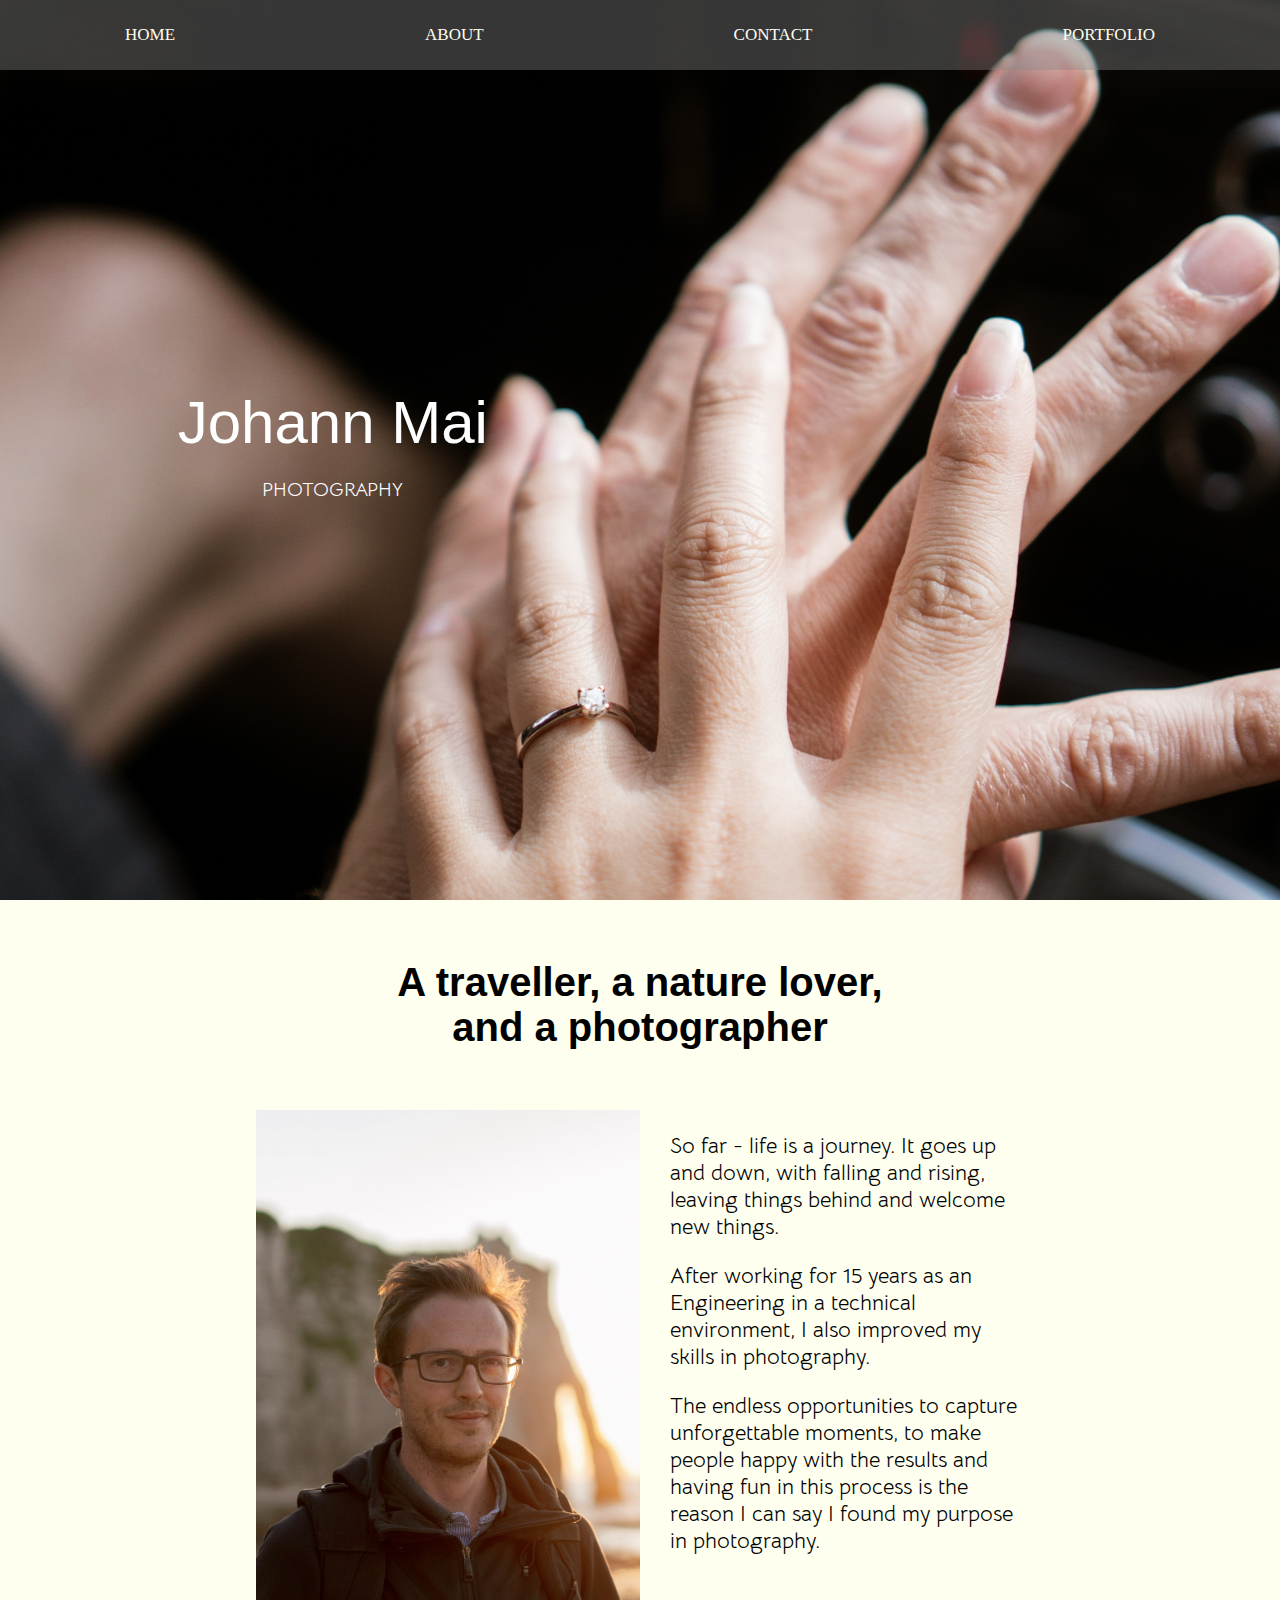
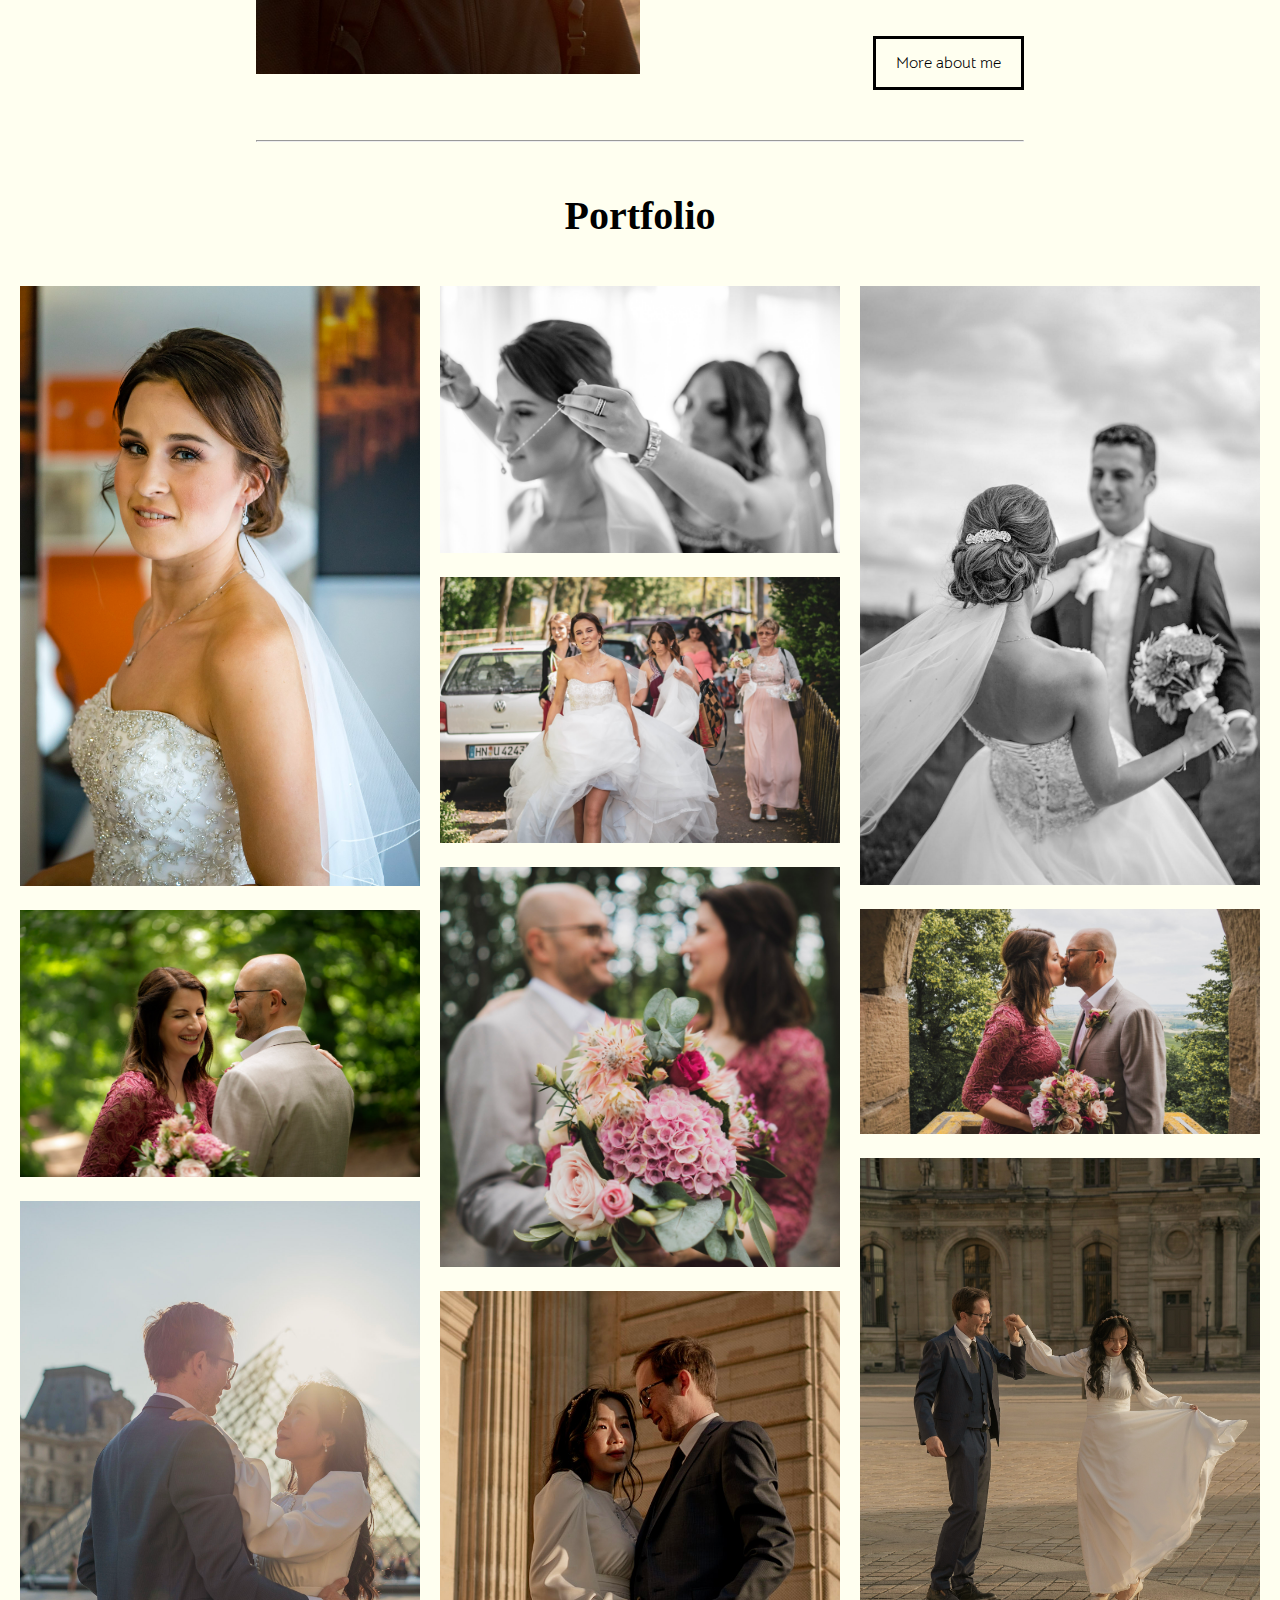
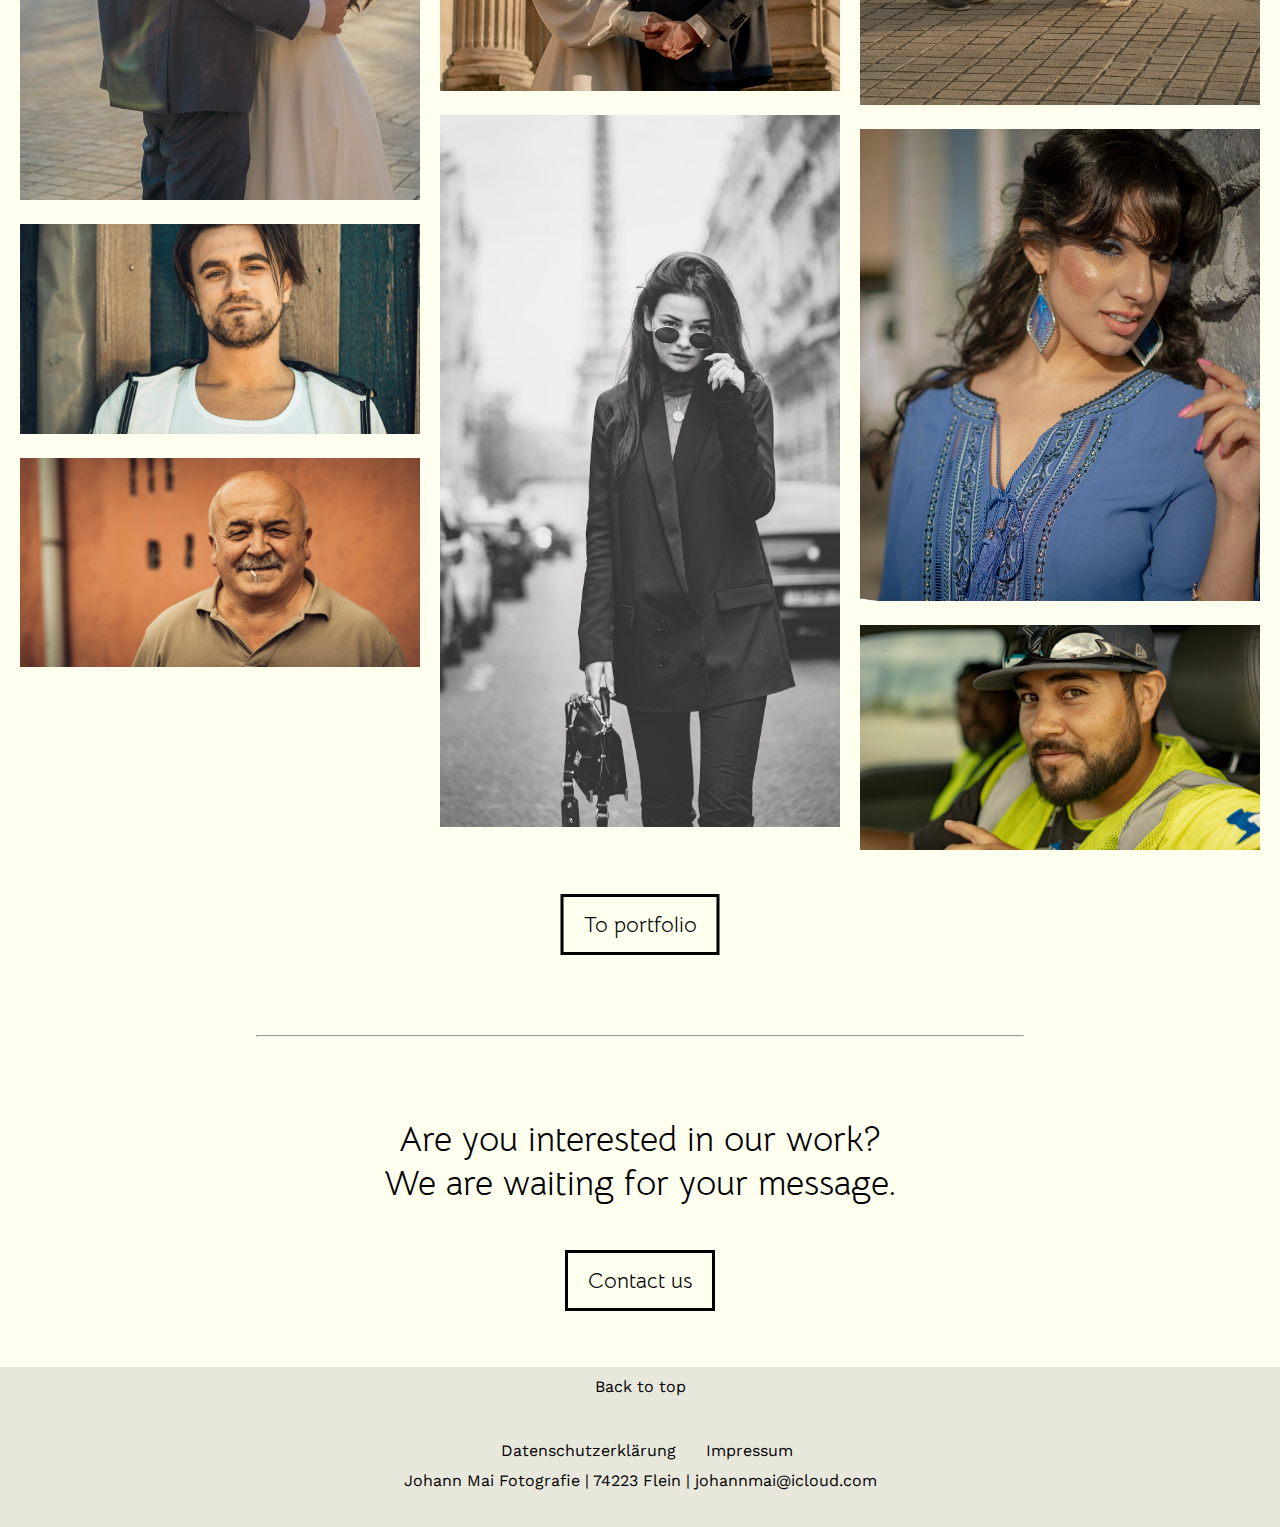
<file: index.html>
<!DOCTYPE html>
<html lang="en,de" ;>
  <head>
    <meta charset="UTF-8" />
    <meta name="viewport" content="width=device-width,initial-scale=1" />
    <meta property="og:locale" content="de_DE" />
    <meta property="og:type" content="website" />
    <meta property="og:title" content="Home - Johann Mai Fotografie" />
    <meta property="og:url" content="https://johannmai.de/" />
    <meta property="og:site_name" content="Johann Mai Fotografie" />
    <title>HOME | Johann Mai Fotografie</title>
    <link rel="stylesheet" href="style.css" />
    <link
      href="https://fonts.googleapis.com/css?family=Bellota Text|Work Sans|Urbanist|Alex Brush"
      rel="stylesheet"
    />
    <script src="myscripts.js"></script>
    <script src="./header_footer.js"></script>

    <style>
      .bigname-container {
        background-image: url("images/ring.jpg");
        min-height: 380px;
        height: 100vh;
        background-position: center;
        background-repeat: no-repeat;
        background-size: cover;
        position: relative;
        overflow: hidden;
      }
      .bigname {
        color: white;
        position: absolute;
        text-align: center;
        margin: none;
        top: 50%;
        left: 26%;
        transform: translate(-50%, -50%);
      }
      .about-column-left {
        float: left;
        align-items: center;
        width: 50vw;
        padding-left: 20vw;
      }
      .about-column-right {
        float: left;
        text-align: left;
        padding-right: 20vw;
        width: 50vw;
      }
      .column {
        padding: 10px 10px 0px 10px;
      }
      @media screen and (max-width: 600px) {
        .about-column-left,
        .about-column-right {
          width: 100%;
        }
      }
      .image {
        margin-bottom: 20px;
      }
      #portfolio-btn {
        position: relative;
        background-color: inherit;
        border: solid black;
        margin-top: 10px;
        padding: 14px 20px;
        font-size: 22px;
        cursor: pointer;
        color: black;
        font-family: Bellota Text;
        left: 50%;
        transform: translate(-50%);
        transition: background-color 0.5s ease;
        z-index: 6;
      }
      #portfolio-btn:hover {
        background: lightgrey;
        color: black;
      }
      #top-btn {
        color: black;
      }
      .modal-button {
        color: black;
      }
      #kontact {
        position: relative;
        height: 250px;
        text-align: center;
        color: black;
        left: 0;
      }
      #contact-btn {
        position: relative;
        background-color: inherit;
        border: solid black;
        margin-top: 10px;
        padding: 14px 20px;
        font-size: 22px;
        cursor: pointer;
        color: black;
        font-family: Bellota Text;
        transition: background-color 0.5s ease;
        z-index: 6;
      }
      #contact-btn:hover {
        background: lightgrey;
        color: black;
      }
    </style>
  </head>
  <body>
    <header>
      <!--<div class="language">
        <a href="index.html" style="display: inline-block"> <h3>EN</h3></a>
        <span style="color: lemonchiffon; display: inline-block">&#124;</span>
        <a href="index.html" style="display: inline-block; margin-right: 7px">
          <h3>DE</h3></a
        >
      </div>-->
      <div class="bigname-container">
        <header-component-index></header-component-index>
        <div class="bigname">
          <p
            style="
              font-size: 60px;
              font-family: Georgia, sans-serif;
              margin: 10px;
            "
          >
            Johann Mai
          </p>
          <p style="font-size: 20px; font-family: Bellota Text, sans-serif">
            PHOTOGRAPHY
          </p>
        </div>
      </div>
    </header>
    <main>
      <section id="about-johann">
        <h1
          style="
            text-align: center;
            color: black;
            margin: 60px;
            font-family: Garamond, sans-serif;
            font-size: 40px;
          "
        >
          A traveller, a nature lover, <br />
          and a photographer
      </h1>
        <div class="row">
          <div class="about-column-left">
            <img src="images/Johann/johann.jpg" alt="Johann" width="100%" />
          </div>
          <div class="about-column-right">
            <div
              style="
                padding-left: 30px;
                font-family: Bellota Text;
                color: black;
                font-size: 22px;
              "
            >
              <p>
                So far - life is a journey. It goes up and down, with falling and rising, leaving things behind and welcome new things.
              </p>
              <p>
                After working for 15 years as an Engineering in a technical environment, I also improved my skills in photography.
              </p>
              <p>
                The endless opportunities to capture unforgettable moments, to make people happy with the results and having fun in this process is the reason I can say I found my purpose in photography.
              </p>
            </div>
            <button id="aboutme-btn" onclick="location.href='about_me.html'">
              More about me
            </button>
          </div>
        </div>
      </section>

      <hr style="width: 60%; margin-top: 50px; margin-bottom: 50px" />
      <section id="images">
        <h1 style="text-align: center; color: black">Portfolio</h1>
        <div class="row" style="padding: 10px">
          <div class="column">
            <section id="wedding-section">
              <img
                class="image"
                src="images/German-Maria/DSC06301.jpg"
                alt=""
                style="width: 100%"
              />
              <img
                class="image"
                src="images/meike-alex/DSC02872.jpg"
                alt=""
                style="width: 100%"
              />
              <img
                class="image"
                src="images/us-paris/DSC01939.jpg"
                alt=""
                style="width: 100%"
              />
            </section>
            <section id="portrait-section">
              <img
                class="image"
                src="images/portrait/DSC3194.jpg"
                alt=""
                style="width: 100%"
              />
              <img
                class="image"
                src="images/portrait/DSC01444.jpg"
                alt=""
                style="width: 100%"
              />
            </section>
          </div>

          <div class="column">
            <img
              class="image"
              src="images/German-Maria/DSC06251.jpg"
              alt=""
              style="width: 100%"
            />
            <img
              class="image"
              src="images/German-Maria/DSC06311.jpg"
              alt=""
              style="width: 100%"
            />
            <img
              class="image"
              src="images/meike-alex/DSC02946.jpg"
              alt=""
              style="width: 100%"
            />
            <img
              class="image"
              src="images/us-paris/DSC02145.jpg"
              alt=""
              style="width: 100%"
            />
            <img
              class="image"
              src="images/portrait/DSC00525.jpg"
              alt=""
              style="width: 100%"
            />
          </div>

          <div class="column">
            <img
              class="image"
              src="images/German-Maria/DSC07755.jpg"
              alt=""
              style="width: 100%"
            />
            <img
              class="image"
              src="images/meike-alex/DSC03149.jpg"
              alt=""
              style="width: 100%"
            />
            <img
              class="image"
              src="images/us-paris/img2.jpg"
              alt=""
              style="width: 100%"
            />
            <img
              class="image"
              src="images/portrait/DSC05388.jpg"
              alt=""
              style="width: 100%"
            />
            <img
              class="image"
              src="images/portrait/DSC02588.jpg"
              alt=""
              style="width: 100%"
            />
          </div>
        </div>

        <button id="portfolio-btn" onclick="location.href='portfolio.html'">
          To portfolio
        </button>
      </section>
      <hr style="width: 60%; margin-top: 80px; margin-bottom: 80px" />
      <section id="kontact">
        <p style="font-size: 35px; font-family: Bellota Text">
          Are you interested in our work?
          <br />
          We are waiting for your message.
        </p>
        <button id="contact-btn" onclick="location.href='contact.html'">
          Contact us
        </button>
      </section>
    </main>
    <footer-component></footer-component>
  </body>
</html>
</file>
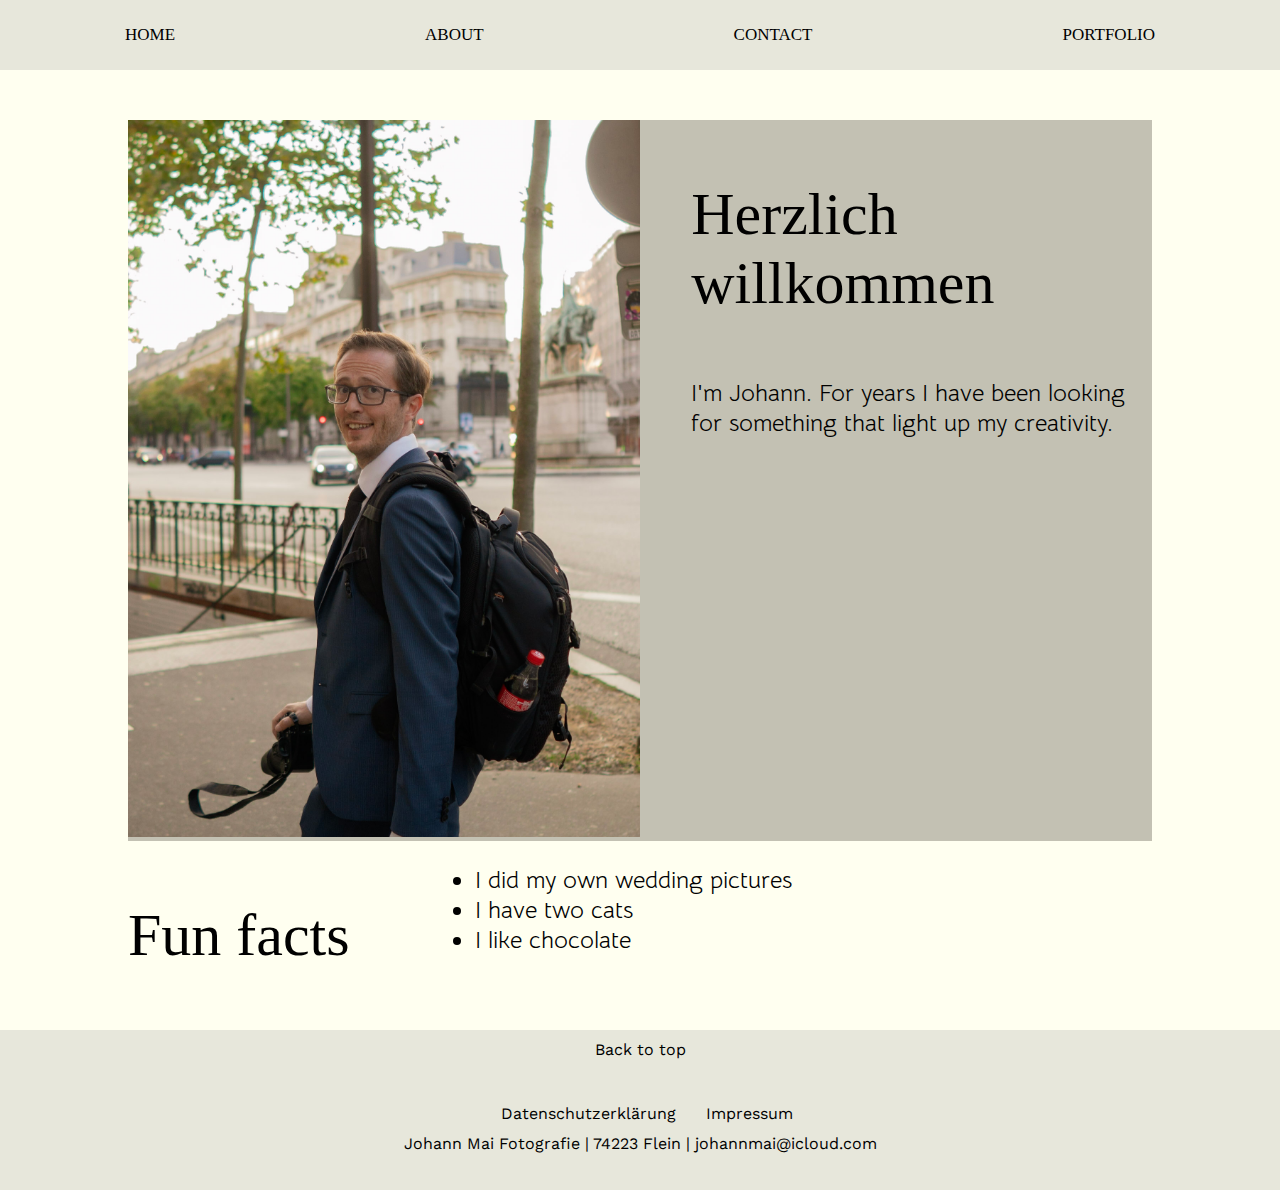
<file: about_me.html>
<!DOCTYPE html>
<html>
  <head>
    <meta charset="UTF-8" />
    <meta name="viewport" content="width=device-width,initial-scale=1" />
    <meta property="og:locale" content="de_DE" />
    <meta property="og:type" content="website" />
    <meta property="og:title" content="Home - Johann Mai Fotografie" />
    <meta property="og:url" content="https://johannmai.de/" />
    <meta property="og:site_name" content="Johann Mai Fotografie" />
    <title>US | Johann Mai Fotografie</title>
    <link rel="stylesheet" href="style.css" />
    <link
      href="https://fonts.googleapis.com/css?family=Bellota Text|Work Sans|Urbanist|Alex Brush"
      rel="stylesheet"
    />
    <script src="myscripts.js"></script>
    <script src="./header_footer.js"></script>
    <style>
      footer {
        background-color: rgba(134, 134, 134, 0.2);
      }
    </style>
  </head>

  <body>
    <header-component></header-component>
    <section>
      <div
        style="
          display: flex;
          flex-wrap: wrap;
          margin-top: 50px;
          margin-left: 10%;
          margin-right: 10%;
          background-color: #C3C1B3;
        "
      >
        <div style="flex: 50%">
          <div>
            <img src="images/Johann/DSC09992.jpg" alt="Johann" width="100%" />
          </div>
        </div>
        <div style="flex: 50%; padding-left: 5%">
          <p style="font-size: 60px; font-family: Garamond, serif">
            Herzlich willkommen
          </p>
          <div style="font-size: 24px; font-family: Bellota Text">
            <p>
              I'm Johann. For years I have been looking for something that light
              up my creativity.
            </p>
          </div>
        </div>
      </div>
    </section>
    <section 
        style="
        display: flex;
        flex-wrap: wrap;
        margin-left: 10%;
        margin-right: 10%;
      "
      >
      <div style="flex: 30%">
        <p style="font-size: 60px; font-family: Garamond, serif">
          Fun facts
        </p>
      </div>
      <div style="flex: 70%">
        <ul style="font-size: 24px; font-family: Bellota Text">
          <li> I did my own wedding pictures</li>
          <li> I have two cats</li>
          <li> I like chocolate</li>
        </ul>
      </div>
    </section>
    <!-- <section>
      <div
        style="
          display: flex;
          flex-wrap: wrap;
          margin-left: 10%;
          margin-right: 10%;
          border: none;
        "
      >
        <div style="flex: 45%">
          <p
            style="
              font-size: 24px;
              font-family: Bellota Text;
              float: right;
              padding-right: 10%;
            "
          >
            I am the cute little chicken.
          </p>
        </div>
        <div style="flex: 35%">
          <img src="images/DSC03468.jpg" alt="Nga" width="100%" />
        </div>
      </div>
    </section> -->
    <footer-component></footer-component>

  </body>
</html>
</file>
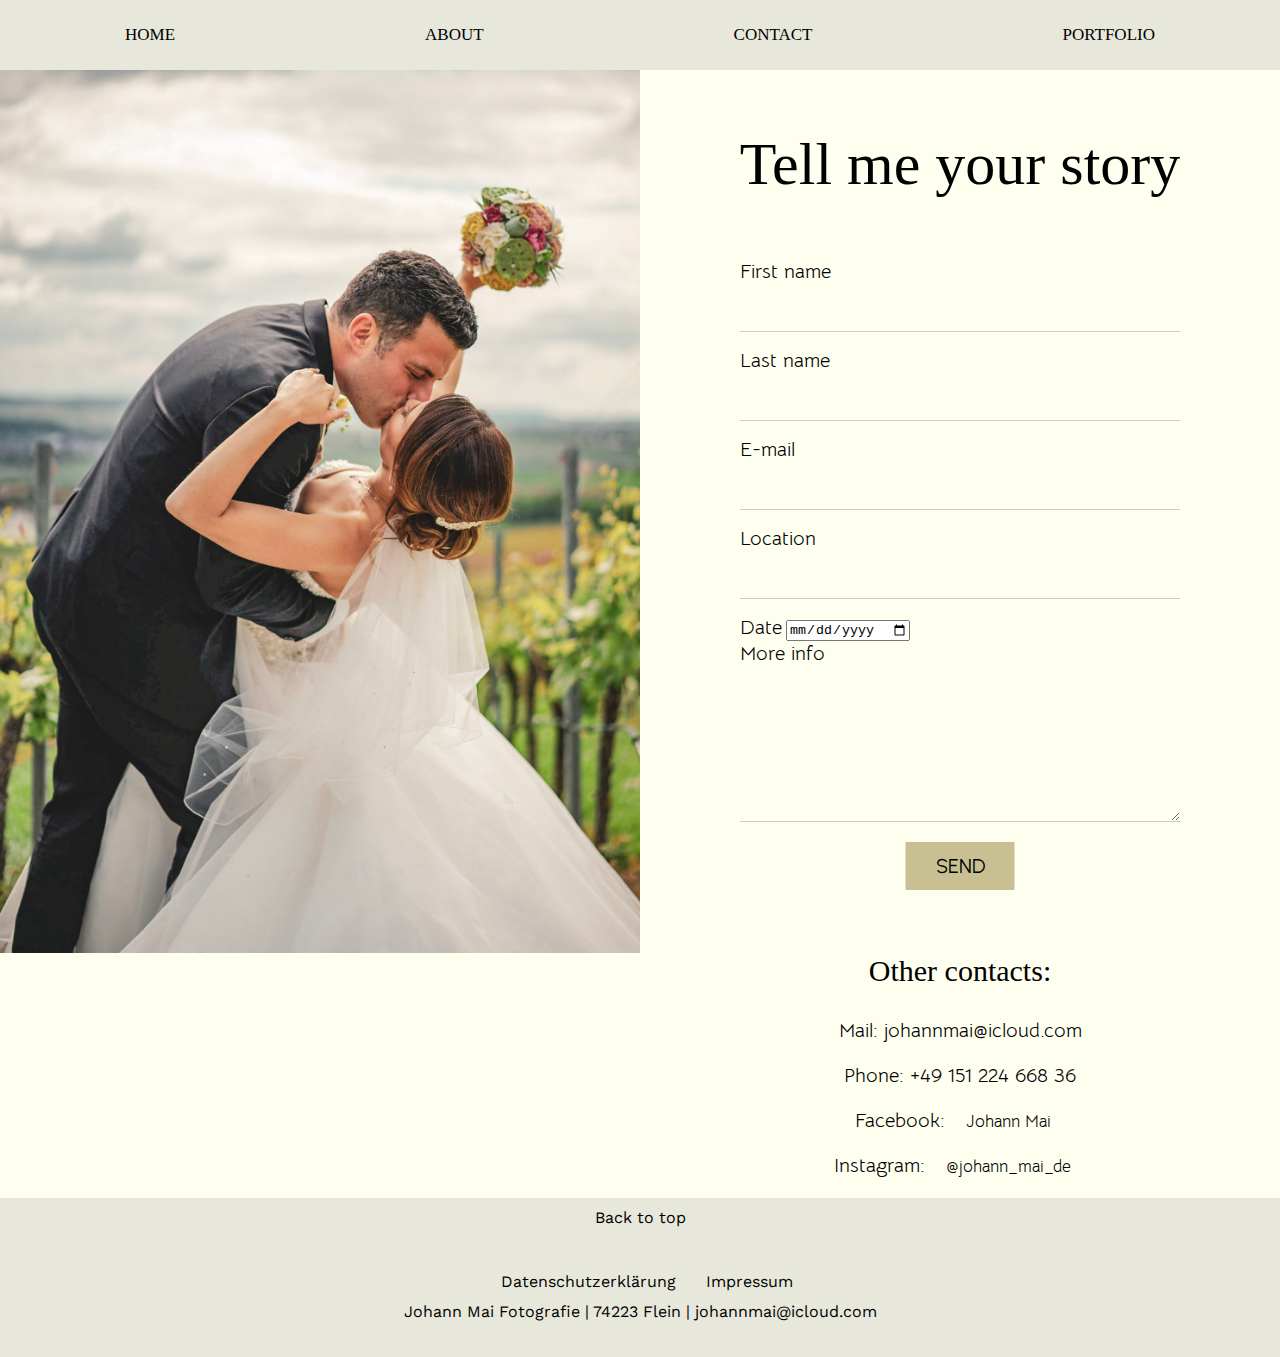
<file: contact.html>
<!DOCTYPE html>
<html>
  <head>
    <meta charset="UTF-8" />
    <meta name="viewport" content="width=device-width,initial-scale=1" />
    <meta property="og:locale" content="de_DE" />
    <meta property="og:type" content="website" />
    <meta property="og:title" content="Home - Johann Mai Fotografie" />
    <meta property="og:url" content="https://johannmai.de/" />
    <meta property="og:site_name" content="Johann Mai Fotografie" />
    <title>Johann Mai Fotografie</title>
    <link rel="stylesheet" href="style.css" />
    <link
      href="https://fonts.googleapis.com/css?family=Bellota Text|Work Sans|Urbanist|Alex Brush"
      rel="stylesheet"
    />
    <script src="myscripts.js"></script>
    <script src="header_footer.js" type="text/javascript" defer></script>
    <style>
      /* footer {
        background-color: rgba(134, 134, 134, 0.2);
      } */
      .contact-title {
        font-family: Bellota Text;
        font-size: 20px;
      }
      .other-contact {
        font-family: Bellota Text;
        font-size: 20px;
        text-align: center;
      }
    </style>
  </head>
  <body>
    <header-component></header-component>
    <main>
      <div style="display: flex; flex-wrap: wrap">
      <div style="flex: 45%">
        <img
          src="images/German-Maria/DSC07320.jpg"
          alt=""
          style="width: 100%"
        />
      </div>
      <div style="flex: 45%">
        <p
          style="
            font-size: 60px;
            font-family: Garamond, serif;
            text-align: center;
          "
        >
          Tell me your story
        </p>
        <div class="contact-form">
          <form action="action_page.php">
            <label for="fname" class="contact-title">First name</label>
            <input type="text" name="fisrtname" id="fname" />

            <label for="lname" class="contact-title">Last name</label>
            <input type="text" name="lastname" id="lname" />

            <label for="email" class="contact-title">E-mail</label>
            <input type="text" name="e_mail" id="email" />

            <label for="loc" class="contact-title">Location</label>
            <input type="text" name="location" id="loc" />

            <label for="date" class="contact-title">Date</label>

            <input type="date" name="date" id="date" />
            <br />
            <label for="More info" class="contact-title">More info</label>
            <textarea name="info" id="info" style="height: 150px"></textarea>

            <input
              type="submit"
              value="SEND"
              style="font-size: 20px; font-family: Urbanist"
            />
          </form>
          <p
            style="
              font-size: 30px;
              font-family: Garamond, serif;
              text-align: center;
            "
          >
            <br />
            Other contacts:
          </p>
          <div class="other-contact">
            <p>Mail: johannmai@icloud.com</p>
            <p>Phone: +49 151 224 668 36</p>
            <p>
              Facebook:
              <a href="https://www.facebook.com/Johannmai" target="blank_"
                >Johann Mai</a
              >
            </p>
            <p>
              Instagram:
              <a
                href="https://www.instagram.com/johann_mai_de/"
                target="_blank"
              >
                @johann_mai_de</a
              >
            </p>
          </div>
        </div>
      </div>
    </main>
    <footer-component></footer-component>
  </body>
</html>
</file>
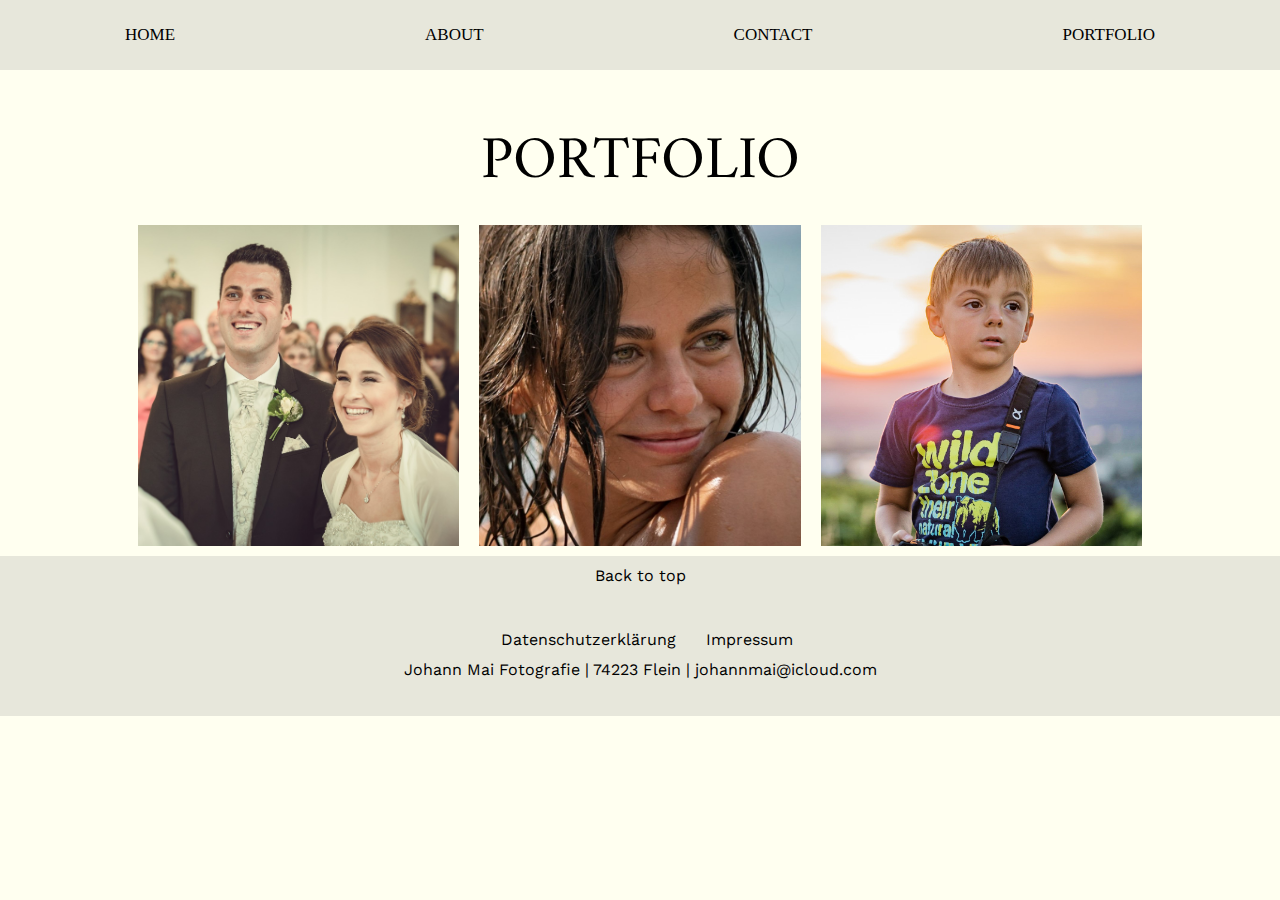
<file: portfolio.html>
<!DOCTYPE html>
<html>
  <head>
    <meta charset="UTF-8" />
    <meta name="viewport" content="width=device-width,initial-scale=1" />
    <meta property="og:locale" content="de_DE" />
    <meta property="og:type" content="website" />
    <meta property="og:title" content="Home - Johann Mai Fotografie" />
    <meta property="og:url" content="https://johannmai.de/" />
    <meta property="og:site_name" content="Johann Mai Fotografie" />
    <title>PORTFOLIO | Johann Mai Fotografie</title>
    <link rel="stylesheet" href="style.css" />
    <link
      href="https://fonts.googleapis.com/css?family=Bellota Text|Work Sans|Urbanist|Allura|Amiri"
      rel="stylesheet"
    />
    <script src="myscripts.js"></script>
    <script src="./header_footer.js"></script>

    <style>
      .container{
        width: 100%;
        position: relative;
        overflow: hidden;
        padding: 10px;
        font-family: Urbanist;
      }
      .container .image{
        transition: 0.6s ease;
        display: block;
        width: 100%;
        z-index: 1;
      }
      .container:hover .image{
        opacity: 0.4;
      }
      .container .overlay{
        position: absolute;
        z-index: 2;
        top: 50%;
        left: 50%;
        transform: translate(-50%, -50%);
        opacity: 0;
        transition: 0.6s ease;
      }
      .container .overlay a{
        font-family: Garamond, serif;
        text-align: center;
        font-size: 35px;
        color: Black;
      }
      .container:hover .overlay {
        opacity: 1;
      }
    </style>
  </head>

  <body>
    <header-component></header-component>
    <p style="margin: 0px; margin-top: 40px; text-align: center;font-family: Amiri; font-size: 60px; color: black;">PORTFOLIO</p>

    </div>
    <section class="portfolios" style="width: 80%; display: block;
    margin-left: auto;
    margin-right: auto;">
      <div class="row">
        <div class="column">
          <div class="container">
            <div class="overlay">
              <a href="wedding.html">Wedding</a>
            </div>
            <img
              class="image"
              src="images/German-Maria/portfolio_1.jpg"
              alt=""
              />
          </div>
        </div>
        <div class="column">
          <div class="container">
            <div class="overlay">
              <a href="portrait.html">
                Portrait</a>
            </div>
            <img
              class="image"
              src="images/portrait/portfolio_2.jpg"
              alt=""/>
          </div>
        </div>
        <div class="column">
          <div class="container">
            <div class="overlay">
              <a href="kids.html">Kids</a>
            </div>
            <img
              class="image"
              src="images/kids/portfolio_3.jpg"
              alt=""/>
          </div>
        </div>
      </div>
    </section>
    <footer-component></footer-component>
  </body>
</html>
</file>
<file: style.css>
html {
  scroll-behavior: smooth;
  height: 100%;
}
body {
  margin: 0;
  padding: 0;
  height: 100%;
  background-color: #FFFFF0;
}
main {
  flex: 1 0 auto;
}
a:link,
a:visited {
  text-decoration: none;
}
.row {
  display: flex;
  flex-wrap: wrap;
}
.row:after {
  content: "";
  display: table;
  clear: both;
}
.column {
  float: left;
  width: 33.33%;
}
@media screen and (max-width: 600px) {
  .column {
    width: 100%;
  }
}
#aboutme-btn {
  background-color: inherit;
  border: solid black;
  float: right;
  margin-top: 60px;
  padding: 14px 20px;
  font-size: 16px;
  cursor: pointer;
  color: black;
  font-family: Bellota Text;
  transition: background-color 0.5s ease;
  z-index: 6;
}

#aboutme-btn:hover {
  background: lightgrey;
  color: black;
}
.small_page_title {
  text-align: center;
  margin-top: 100px;
}
.nga_description {
  font-family: Garamond, serif;
  color: white;
  font-size: 22px;
}
h1 {
  font-family: Garamond, serif;
  font-size: 40px;
}
h3 {
  font-family: Garamond, serif;
  font-size: 20px;
}
* {
  box-sizing: border-box;
}

/* Slideshow container */
.slideshow_container {
  max-width: 1000px;
  margin: auto;
}
/* Next & previous buttons */
.prev,
.next {
  position: static;
  cursor: pointer;
  top: 50%;
  width: auto;
  padding: 16px;
  color: white;
  font-size: 32px;
  transition: 0.6s ease;
  border-radius: 0 3px 3px 0;
  user-select: none;
}
.prev {
  left: 100px;
  border-radius: 3px 0 0 3px;
}
.next {
  right: 200px;
  border-radius: 3px 0 0 3px;
}

.prev:hover,
.next:hover {
  background-color: rgba(0, 0, 0, 0.8);
}

/* The dots/bullets/indicators */
.dot {
  cursor: pointer;
  height: 12px;
  width: 12px;
  margin: 0 2px;
  background-color: #bbb;
  border-radius: 50%;
  display: inline-block;
  transition: background-color 0.6s ease;
}

.active,
.dot:hover {
  background-color: #717171;
}
/* Fading animation */
.fade {
  -webkit-animation-name: fade;
  -webkit-animation-duration: 1.5s;
  animation-name: fade;
  animation-duration: 1.5s;
}

@-webkit-keyframes fade {
  from {
    opacity: 0.4;
  }
  to {
    opacity: 1;
  }
}

@keyframes fade {
  from {
    opacity: 0.4;
  }
  to {
    opacity: 1;
  }
}
input[type="text"],
select,
textarea {
  background-color: transparent;
  width: 100%;
  padding: 12px;
  border: none;
  border-bottom: 1px solid #ccc;
  box-sizing: border-box;
  margin-top: 6px;
  margin-bottom: 16px;
  resize: vertical;
  font-size: 15px;
}

input[type="submit"] {
  background-color: rgb(200, 192, 147);
  color: black;
  padding: 12px 30px;
  border: none;
  cursor: pointer;
  transition: background-color 0.5s;
  margin-left: 50%;
  transform: translate(-50%);
}

input[type="submit"]:hover {
  background-color: #555;
}
.contact-form {
  width: 100%;
  border-radius: 5px;
  padding-top: 2d0px;
  padding-left: 100px;
  padding-right: 100px;
}
footer {
  float: left;
  left: 0;
  bottom: 0;
  height: 160px;
  align-items: center;
  width: 100%;
  margin-right: none;
  padding-right: none;
  background-color: rgba(134, 134, 134, 0.2);
}
#top-btn {
  border: none;
  outline: none;
  color: black;
  background-color: transparent;
  cursor: pointer; /* Add a mouse pointer on hover */
  padding: 10px;
  font-size: 16px;
  font-family: Work Sans, sans-serif;
  transition: background-color 0.5s ease;
}

#top-btn:hover {
  background-color: #c8c9c5;
}
.wrapper {
  position: absolute;
  margin-left: 50%;
  transform: translate(-50%, 0%);
  padding-top: 55px;
  z-index: 4;
}
.modal-button {
  display: table-cell;
  border: none;
  padding-left: 20px;
  left: 50%;
  text-align: center;
  background-color: transparent;
  font-size: 16px;
  font-family: Work Sans, sans-serif;
  color: black;
  transition: text-decoration 0.5s ease;
  z-index: 5;
}
.modal-button:hover {
  text-decoration: underline;
}
.modal-header {
  justify-content: space-between;
  align-items: center;
  padding: 2px 16px;
  background-color: rgba(0, 0, 0, 0.03);
  border-bottom: 1px solid #ccc;
}
/* The Modal (background) */
.modal {
  display: none; /* Hidden by default */
  position: fixed; /* Stay in place */
  z-index: 6; /* Sit on top */
  left: 0;
  top: 0;
  width: 100%; /* Full width */
  height: 100%; /* Full height */
  overflow: auto; /* Enable scroll if needed */
  background-color: rgb(0, 0, 0); /* Fallback color */
  background-color: rgba(0, 0, 0, 0.4); /* Black w/ opacity */
}

/* Modal Content/Box */
.modal-content {
  text-align: center;
  background-color: #fefefe;
  margin: 15% auto; /* 15% from the top and centered */
  padding: none;
  border: 1px solid #888;
  border-radius: 10px;
  width: 40%; /* Could be more or less, depending on screen size */
  -webkit-animation-name: animatetop;
  -webkit-animation-duration: 0.4s;
  animation-name: animatetop;
  animation-duration: 0.4s;
}
/* Add Animation */
@-webkit-keyframes animatetop {
  from {
    top: -300px;
    opacity: 0;
  }
  to {
    top: 0;
    opacity: 1;
  }
}

@keyframes animatetop {
  from {
    top: -300px;
    opacity: 0;
  }
  to {
    top: 0;
    opacity: 1;
  }
}

/* The Close Button */
.close {
  color: #aaa;
  float: right;
  font-size: 25px;
  font-weight: bold;
}

.close:hover,
.close:focus {
  color: black;
  text-decoration: none;
  cursor: pointer;
}
</file>
